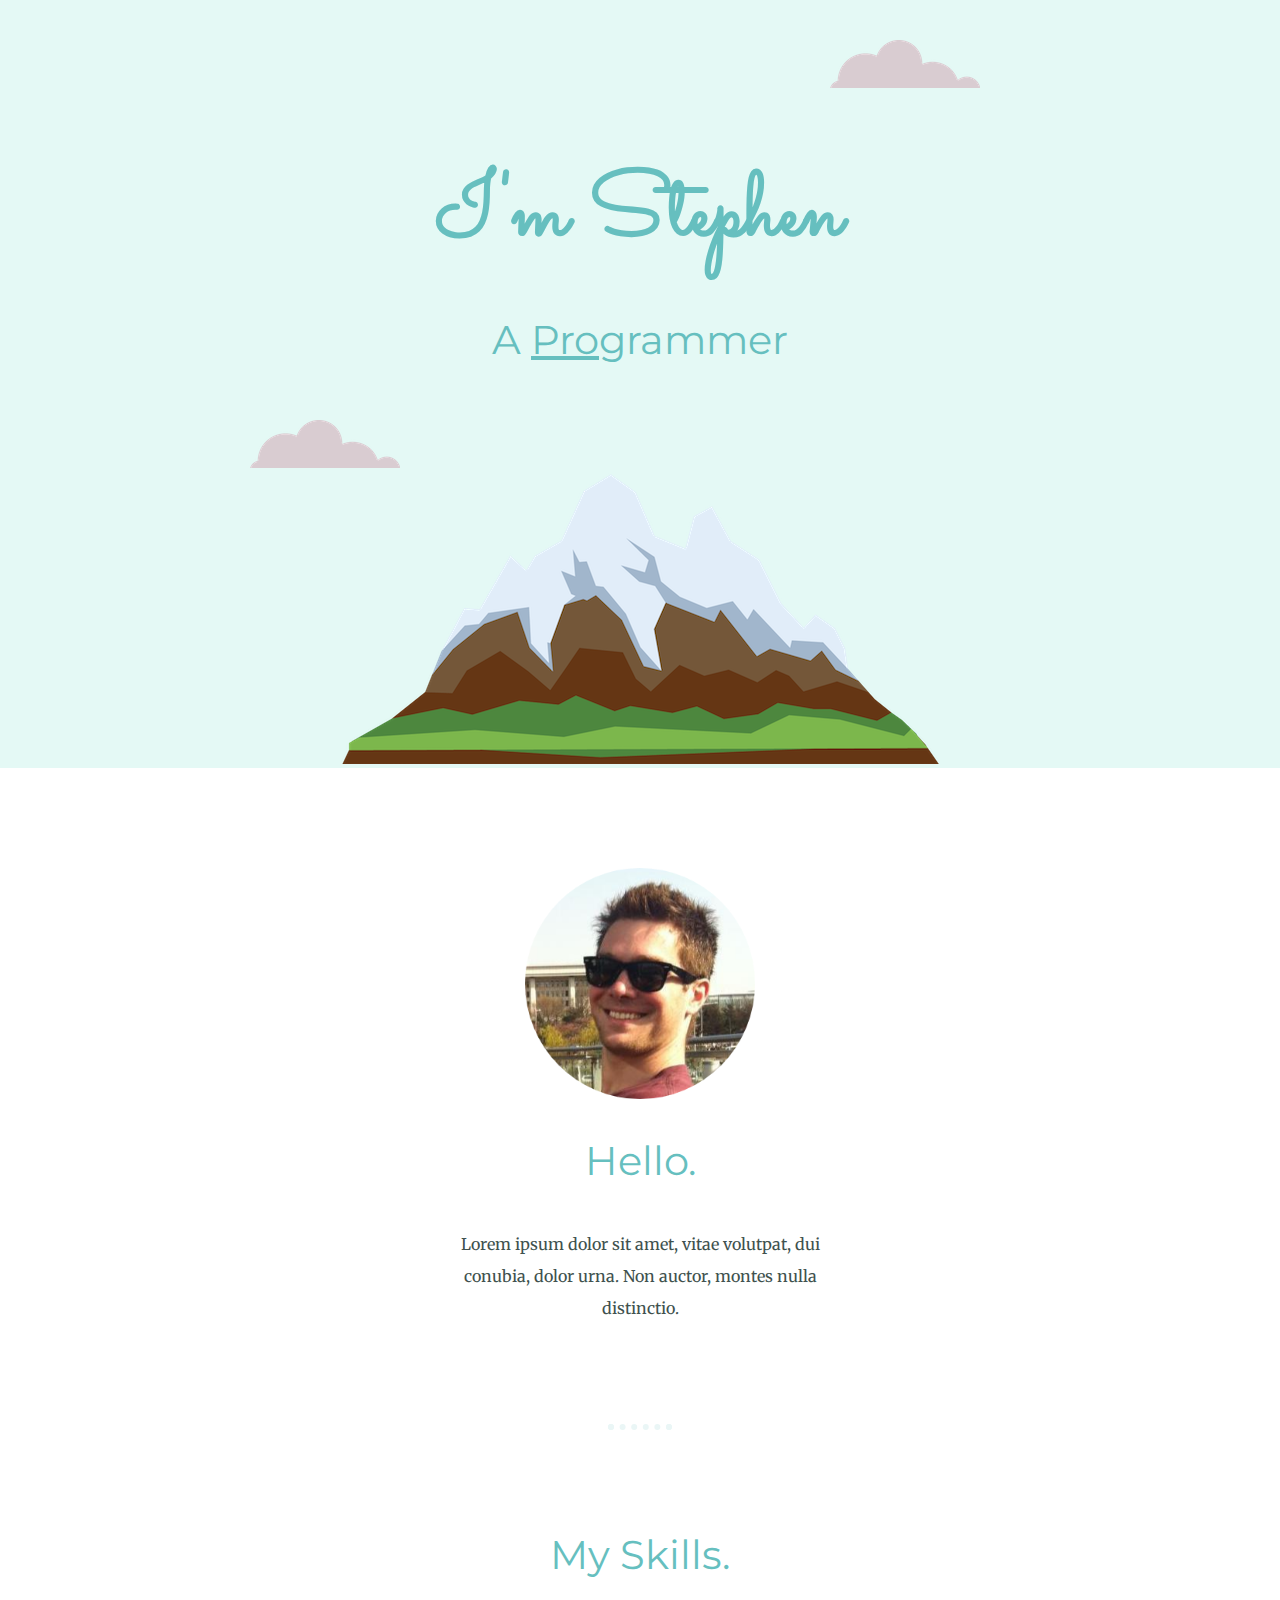
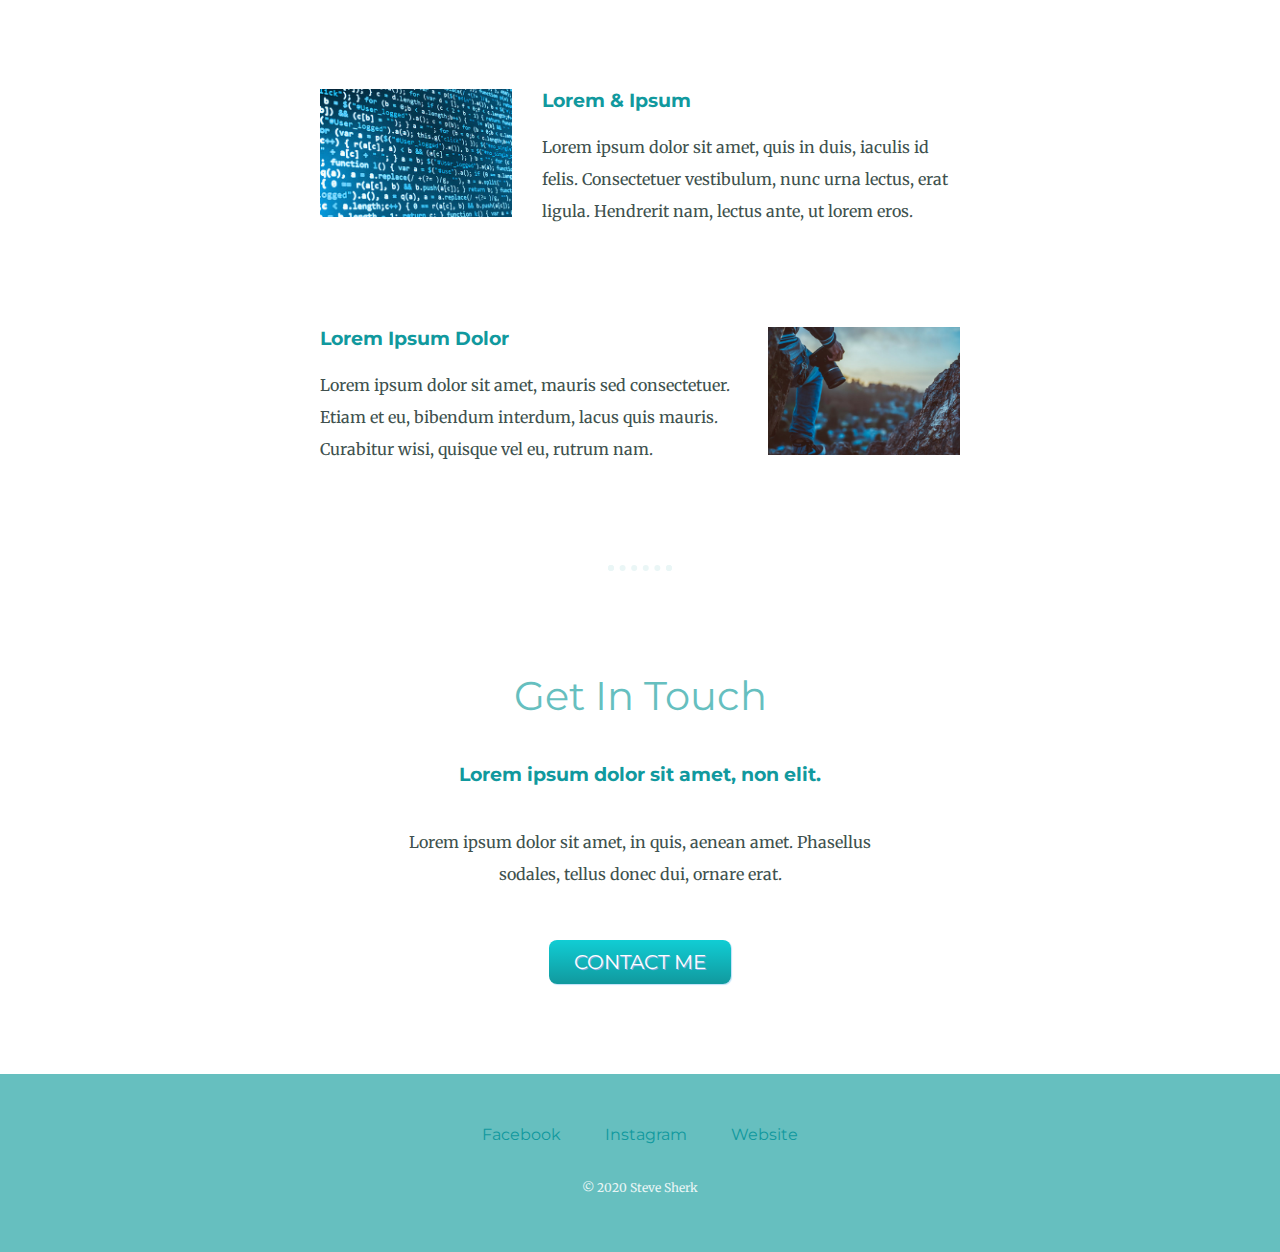
<file: index.html>
<!DOCTYPE html>
<html lang="en" dir="ltr">

<head>
  <meta charset="utf-8">
  <title>Stephen Sherk</title>
  <link rel="stylesheet" type="text/css" href="css/styles.css">
  <link rel="icon" href="favicon.ico">
  <link href="https://fonts.googleapis.com/css?family=Merriweather|Montserrat|Sacramento&display=swap" rel="stylesheet">

</head>

<body>
  <div class="top-container">
    <img class="top-cloud" src="images/cloud.png" alt="cloud-img">
    <h1>I'm Stephen</h1>
    <h2>A <span class="pro">Pro</span>grammer</h2>
    <img class="bottom-cloud" src="images/cloud.png" alt="cloud-img">
    <img src="images/mountain.png" alt="mountain-img">

  </div>

  <div class="middle-container">
    <div class="profile">
      <img class="steve-image" src="images/steve-circle-cropped.png" alt="Photo of Steve">
      <h2>Hello.</h2>
      <p class="intro">Lorem ipsum dolor sit amet, vitae volutpat, dui conubia, dolor urna. Non auctor, montes nulla distinctio.</p>
    </div>
    <hr>
    <div class="skills">
      <h2>My Skills.</h2>
      <div class="skill-row">
        <img class="code-img" src="images/coding-screen.jpg" alt="Coding">
        <h3>Lorem &amp; Ipsum</h3>
        <p>Lorem ipsum dolor sit amet, quis in duis, iaculis id felis. Consectetuer vestibulum, nunc urna lectus, erat ligula. Hendrerit nam, lectus ante, ut lorem eros.</p>
      </div>
      <div class="skill-row">
        <img class="photography-img" src="images/photography-image.jpg" alt="Photography">
        <h3>Lorem Ipsum Dolor</h3>
        <p>Lorem ipsum dolor sit amet, mauris sed consectetuer. Etiam et eu, bibendum interdum, lacus quis mauris. Curabitur wisi, quisque vel eu, rutrum nam.</p>
      </div>
    </div>
    <hr>
    <div class="contact-me">
      <h2>Get In Touch</h2>
      <h3>Lorem ipsum dolor sit amet, non elit.</h3>
      <p class="contact-message">Lorem ipsum dolor sit amet, in quis, aenean amet. Phasellus sodales, tellus donec dui, ornare erat.</p>
      <a class="btn" href="mailto:stevejsherk@gmail.com">CONTACT ME</a>
    </div>
  </div>


  <div class="bottom-container">
    <a class="footer-link" href="https://www.facebook.com/steve.sherk">Facebook</a>
    <a class="footer-link" href="https://www.instagram.com/stevesherkphotography/">Instagram</a>
    <a class="footer-link" href="https://sherksteve.wixsite.com/photography/services">Website</a>
    <p class="copyright">© 2020 Steve Sherk</p>
  </div>
</body>

</html>
</file>
<file: css/styles.css>
body {
  color: #40514E;
  margin: 0;
  text-align: center;
  font-family: 'Merriweather', serif;
}

h1 {
  color: #66BFBF;
  font-size: 565.5%;
  margin: 50px auto 0 auto;
  font-family: 'Sacramento', cursive;
}

h2 {
  color: #66BFBF;
  font-family: 'Montserrat', sans-serif;
  font-size: 2.5rem;
  font-weight: normal;
  padding-bottom: 10px;
}

h3 {
  color: #11999E;
  font-family: 'Montserrat', sans-serif;
}

p {
  line-height: 2;
}

hr {
  border: dotted #EAF6F6 6px;
  border-bottom: none;
  width: 4%;
  margin: 100px auto;
}

a {
  color: #11999E;
  font-family: 'Montserrat', sans-serif;
  margin: 10px 20px;
  text-decoration: none;
}

a:hover {
  color: #EAF6F6;
}

.top-container {
  background-color: #E4F9F5;
  position: relative;
  padding-top: 100px
}

.middle-container {
  margin: 100px 0;
}

.bottom-container {
  background-color: #66BFBF;
  padding: 50px 0 20px;
}

.skill-row {
  width: 50%;
  margin: 100px auto 100px auto;
  text-align: left;
}

.pro {
  text-decoration: underline;
}

.intro {
  width: 30%;
  margin: auto;
}

.contact-message {
  width: 40%;
  margin: 40px auto 60px;
}

.copyright {
  color: #EAF6F6;
  font-size: 0.75rem;
  padding: 20px 0;
}

.bottom-cloud {
  position: absolute;
  left: 250px;
  bottom: 300px;
}

.code-img {
  width: 30%;
  float: left;
  margin-right: 30px
}

.photography-img {
  width: 30%;
  float: right;
  margin-left: 30px
}

.top-cloud {
  position: absolute;
  right: 300px;
  top: 40px;
}

.steve-image {
  width: 18%;
}

.btn {
  font-family: 'Montserrat', sans-serif;
  color: #FFFFFF !important;
  font-size: 20px;
  text-shadow: 1px 1px 0px #7CACDE;
  box-shadow: 1px 1px 1px #BEE2F9;
  padding: 10px 25px;
  -moz-border-radius: 8px;
  -webkit-border-radius: 8px;
  border-radius: 8px;
  background: #63B8EE;
  background: linear-gradient(top, #11CDD4, #11999E);
  background: -ms-linear-gradient(top, #11CDD4, #11999E);
  background: -webkit-gradient(linear, left top, left bottom, from(#11CDD4), to(#11999E));
  background: -moz-linear-gradient(top, #11CDD4, #11999E);
  text-decoration: none;
}

.btn:hover {
  color: #FFFFFF !important;
  background: #468CCF;
  background: linear-gradient(top, #30E3CB, #2BC4AD);
  background: -ms-linear-gradient(top, #30E3CB, #2BC4AD);
  background: -webkit-gradient(linear, left top, left bottom, from(#30E3CB), to(#2BC4AD));
  background: -moz-linear-gradient(top, #30E3CB, #2BC4AD);
}
</file>
